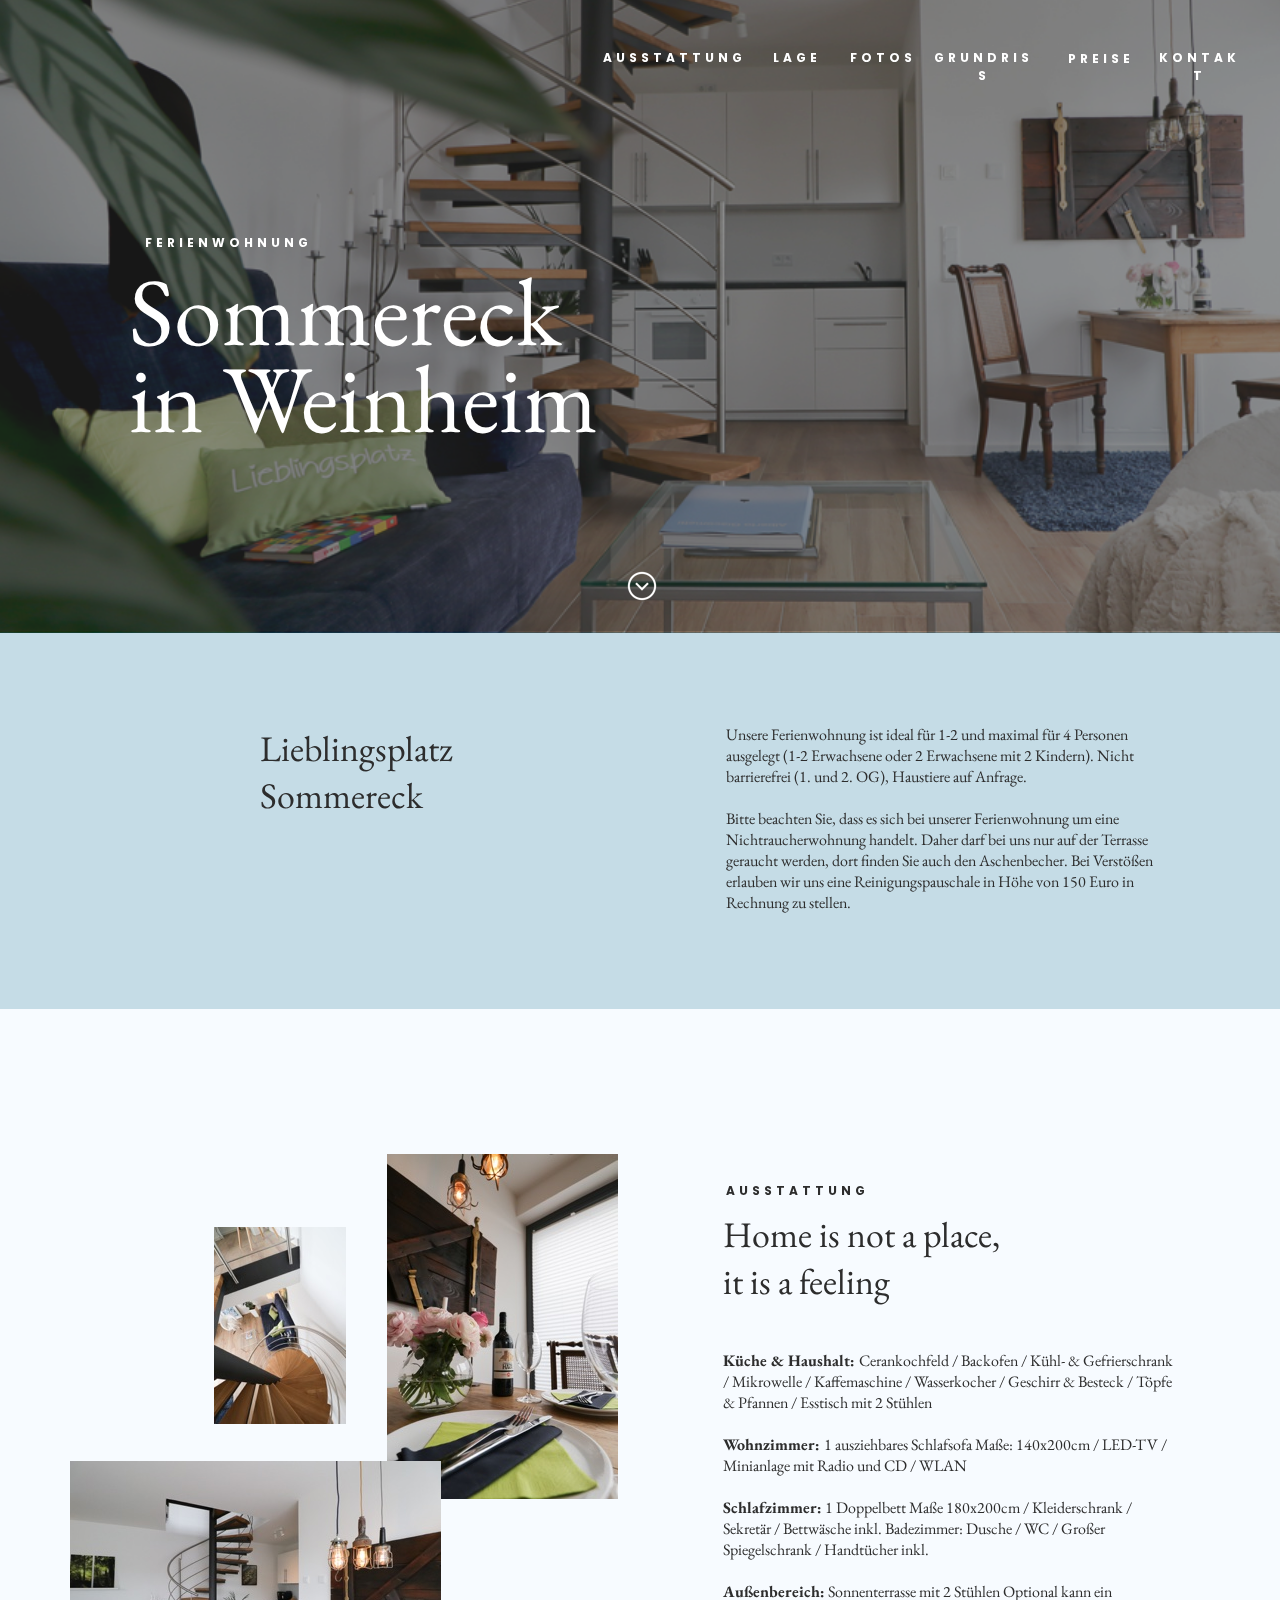
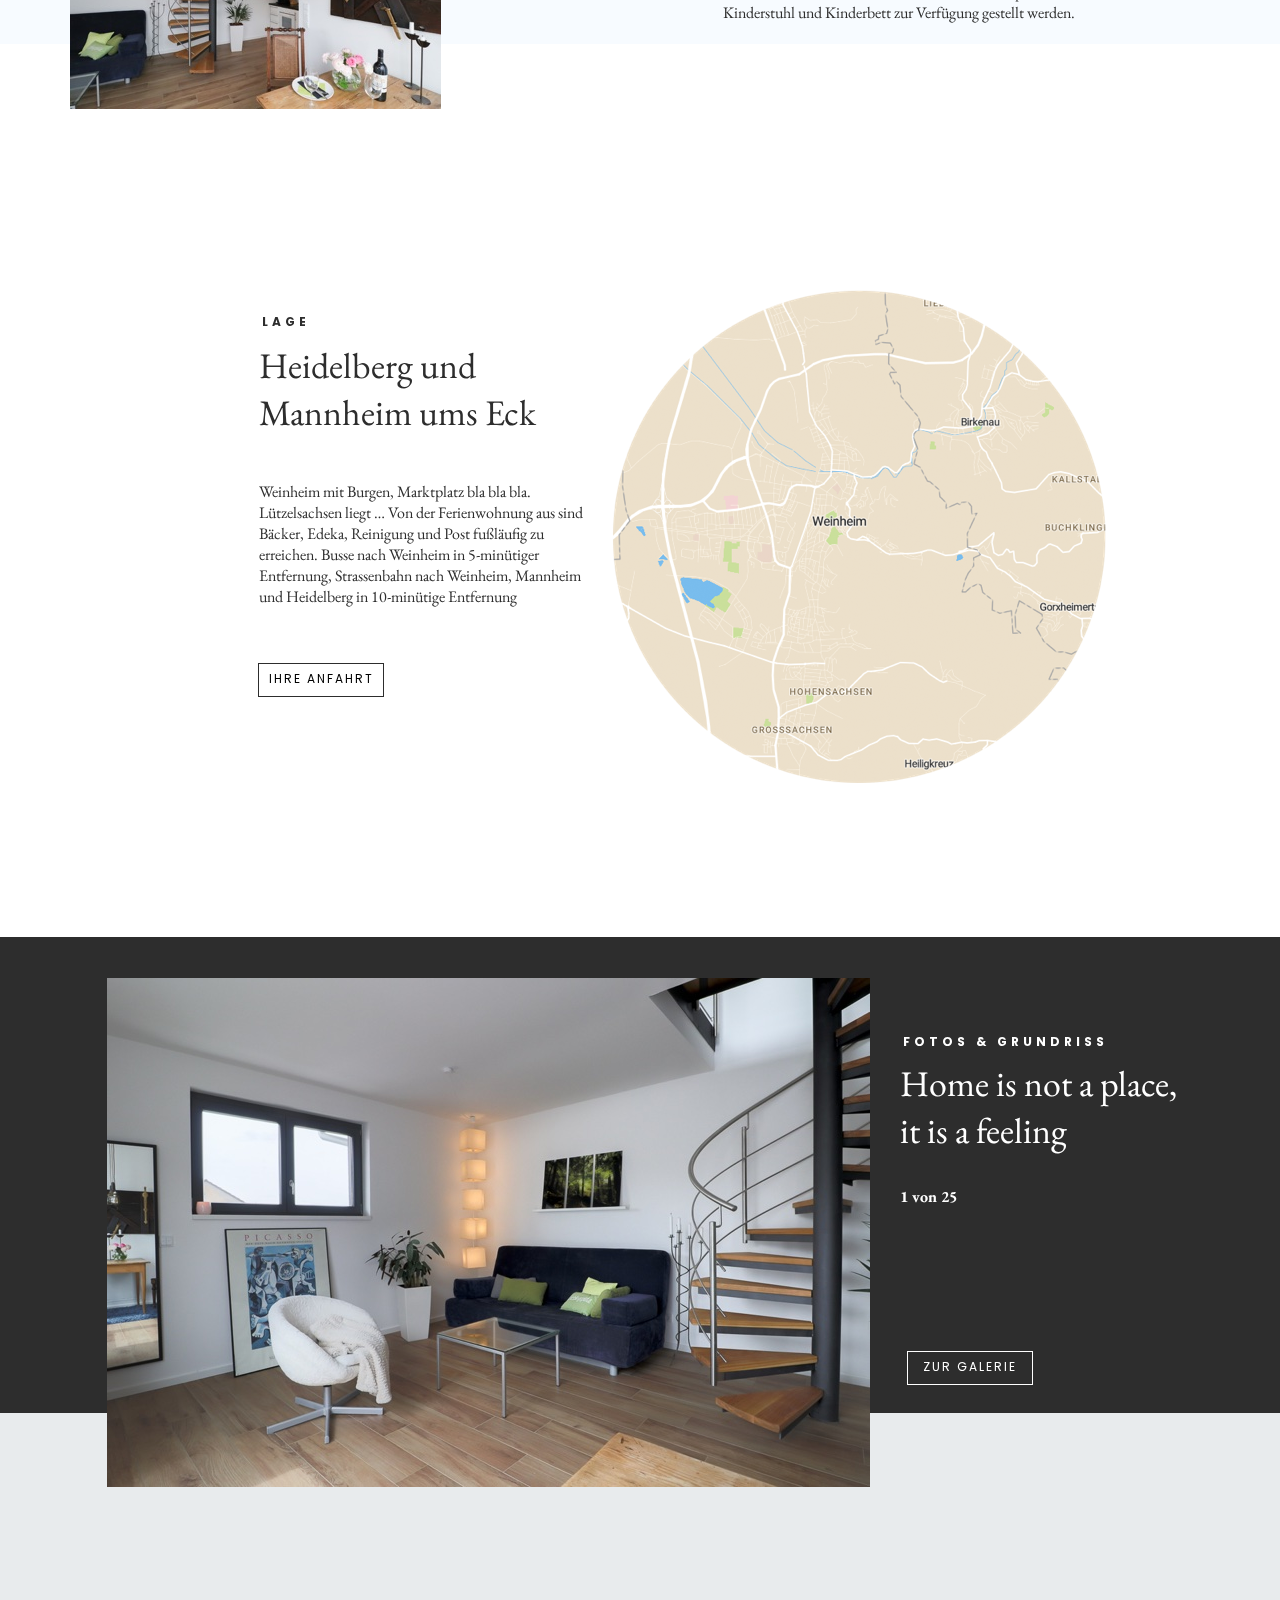
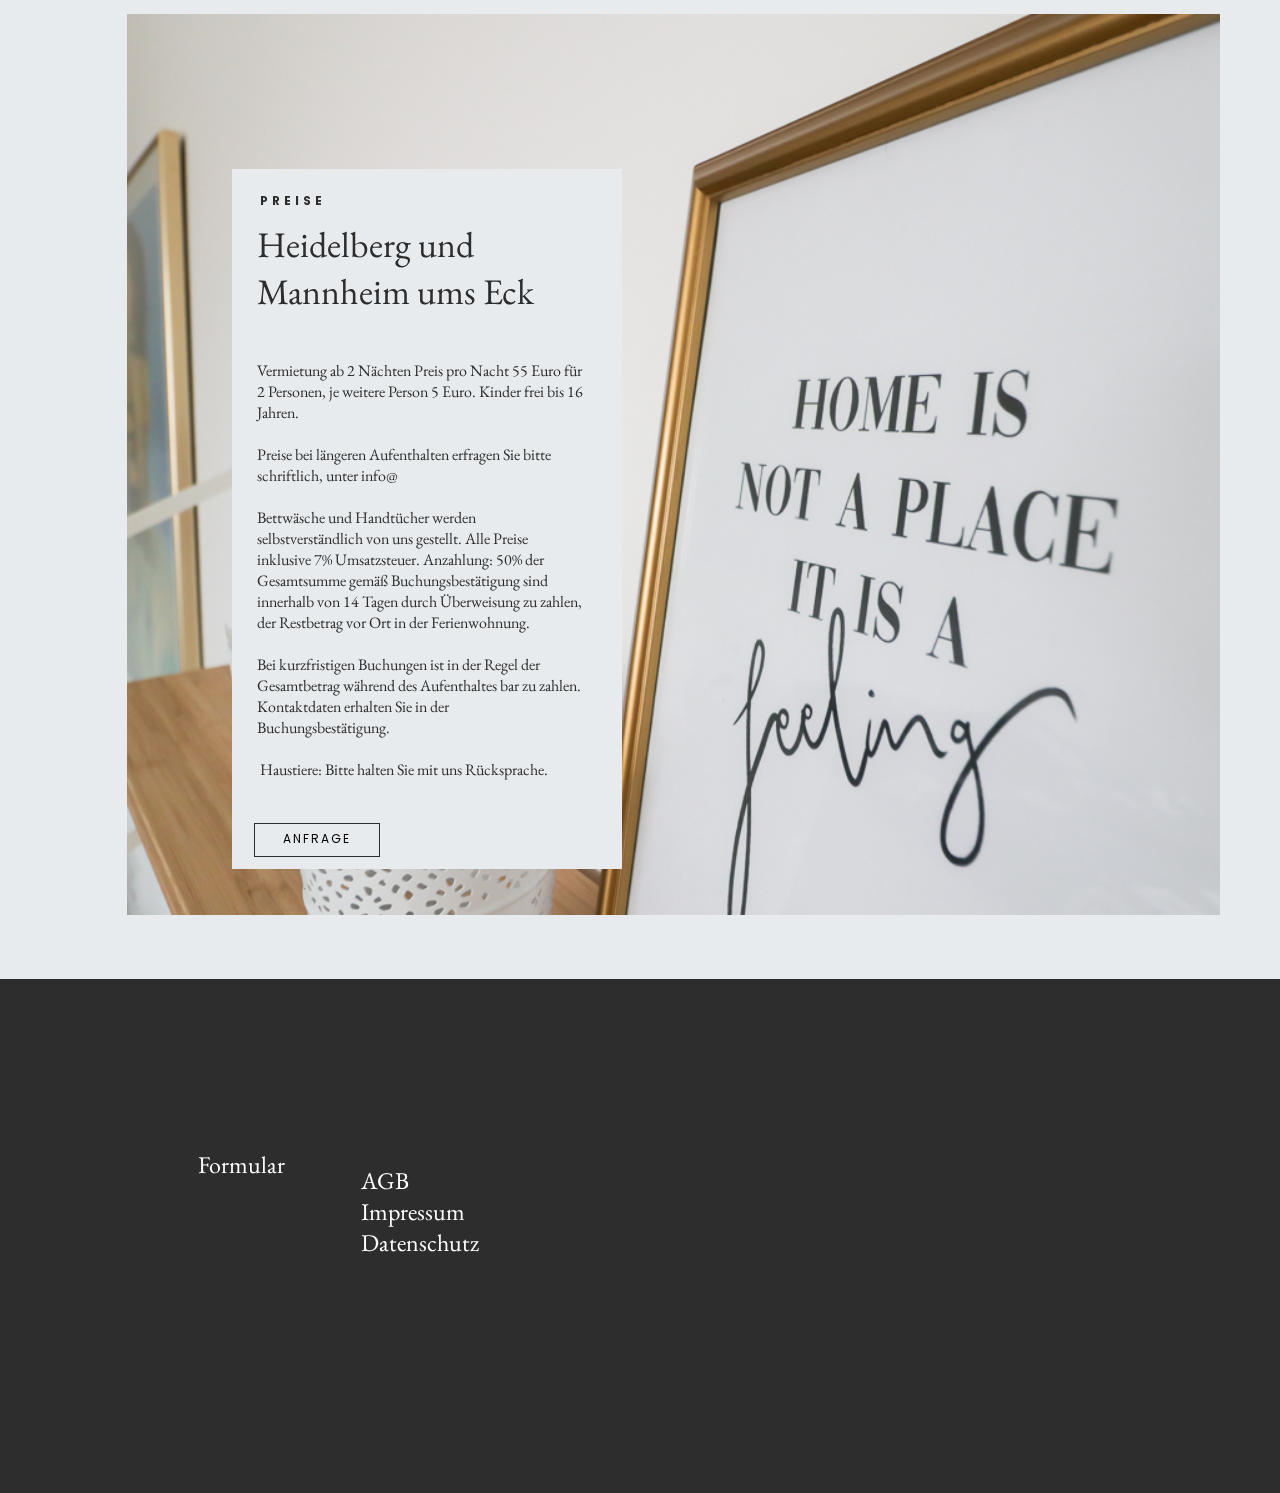
<file: old sommergasse/hype/index.html>
<!DOCTYPE html>
<html>
  <head>
	<meta http-equiv="Content-Type" content="text/html; charset=utf-8" />
	<meta http-equiv="X-UA-Compatible" content="chrome=1,IE=edge" />
	<title>index</title>
	<style>
		html {
			height:100%;
		}
		body {
			background-color:#FFFFFF;
			margin:0;
			height:100%;
		}
	</style>
	<!-- copy these lines to your document head: -->

	<meta name="viewport" content="user-scalable=yes, width=1240" />
	<link href='https://fonts.googleapis.com/css?family=EB+Garamond&subset=latin' rel='stylesheet' type='text/css'>
	<link href='https://fonts.googleapis.com/css?family=Poppins&subset=latin' rel='stylesheet' type='text/css'>
	
	
		<style type="text/css"> 
.sticky { position: fixed !important;	margin: auto !important; } /* sticky navigation with class "sticky" */
</style> 

	<!-- end copy -->
  </head>
  <body>
	<!-- copy these lines to your document: -->

	<div id="index_hype_container" style="margin:auto;position:relative;width:100%;height:4693px;overflow:hidden;">
		<script type="text/javascript" charset="utf-8" src="index.hyperesources/index_hype_generated_script.js?85084"></script>
	</div>

	<!-- end copy -->
	


	<!-- text content for search engines: -->

	<div style="display:none" aria-hidden=true>

		<div>LAGE</div>
		<div>AUSSTATTUNG
</div>
		<div>FOTOS & GRUNDRISS</div>
		<div>Lieblingsplatz
Sommereck
</div>
		<div>AUSSTATTUNG</div>
		<div>Weinheim mit Burgen, Marktplatz bla bla bla. Lützelsachsen liegt … Von der Ferienwohnung aus sind Bäcker, Edeka, Reinigung und Post fußläufig zu erreichen. Busse nach Weinheim in 5-minütiger Entfernung, Strassenbahn nach Weinheim, Mannheim und Heidelberg in 10-minütige Entfernung</div>
		<div>UNSERE FERIENWOHNUNG</div>
		<div>1 von 25
</div>
		<div>Unsere Ferienwohnung ist ideal für 1-2 und maximal für 4 Personen ausgelegt (1-2 Erwachsene oder 2 Erwachsene mit 2 Kindern). Nicht barrierefrei (1. und 2. OG), Haustiere auf Anfrage.

Bitte beachten Sie, dass es sich bei unserer Ferienwohnung um eine Nichtraucherwohnung handelt. Daher darf bei uns nur auf der Terrasse geraucht werden, dort finden Sie auch den Aschenbecher. Bei Verstößen erlauben wir uns eine Reinigungspauschale in Höhe von 150 Euro in Rechnung zu stellen.</div>
		<div>IHRE ANFAHRT
</div>
		<div>ZUR GALERIE
</div>
		<div>ANFRAGE
</div>
		<div></div>
		<div>PREISE</div>
		<div>Home is not a place, it is a feeling</div>
		<div>Sommereck in Weinheim
</div>
		<div>Heidelberg und Mannheim ums Eck</div>
		<div>GRUNDRISS</div>
		<div>Formular
</div>
		<div>FOTOS</div>
		<div>AGB
Impressum
Datenschutz
</div>
		<div>Vermietung ab 2 Nächten Preis pro Nacht 55 Euro für 2 Personen, je weitere Person 5 Euro. Kinder frei bis 16 Jahren.

Preise bei längeren Aufenthalten erfragen Sie bitte schriftlich, unter info@

Bettwäsche und Handtücher werden selbstverständlich von uns gestellt. Alle Preise inklusive 7% Umsatzsteuer. Anzahlung: 50% der Gesamtsumme gemäß Buchungsbestätigung sind innerhalb von 14 Tagen durch Überweisung zu zahlen, der Restbetrag vor Ort in der Ferienwohnung.

Bei kurzfristigen Buchungen ist in der Regel der Gesamtbetrag während des Aufenthaltes bar zu zahlen. Kontaktdaten erhalten Sie in der Buchungsbestätigung.

 Haustiere: Bitte halten Sie mit uns Rücksprache.</div>
		<div>KONTAKT</div>
		<div>Sommereck
in Weinheim
</div>
		<div>FERIENWOHNUNG</div>
		<div>Küche & Haushalt: Cerankochfeld / Backofen / Kühl- & Gefrierschrank / Mikrowelle / Kaffemaschine / Wasserkocher / Geschirr & Besteck / Töpfe & Pfannen / Esstisch mit 2 Stühlen

Wohnzimmer: 1 ausziehbares Schlafsofa Maße: 140x200cm / LED-TV / Minianlage mit Radio und CD / WLAN

Schlafzimmer: 1 Doppelbett Maße 180x200cm / Kleiderschrank / Sekretär / Bettwäsche inkl. Badezimmer: Dusche / WC / Großer Spiegelschrank / Handtücher inkl.

Außenbereich: Sonnenterrasse mit 2 Stühlen Optional kann ein Kinderstuhl und Kinderbett zur Verfügung gestellt werden.</div>
		<div>    </div>

	</div>

	<!-- end text content: -->

  </body>
</html>
</file>
